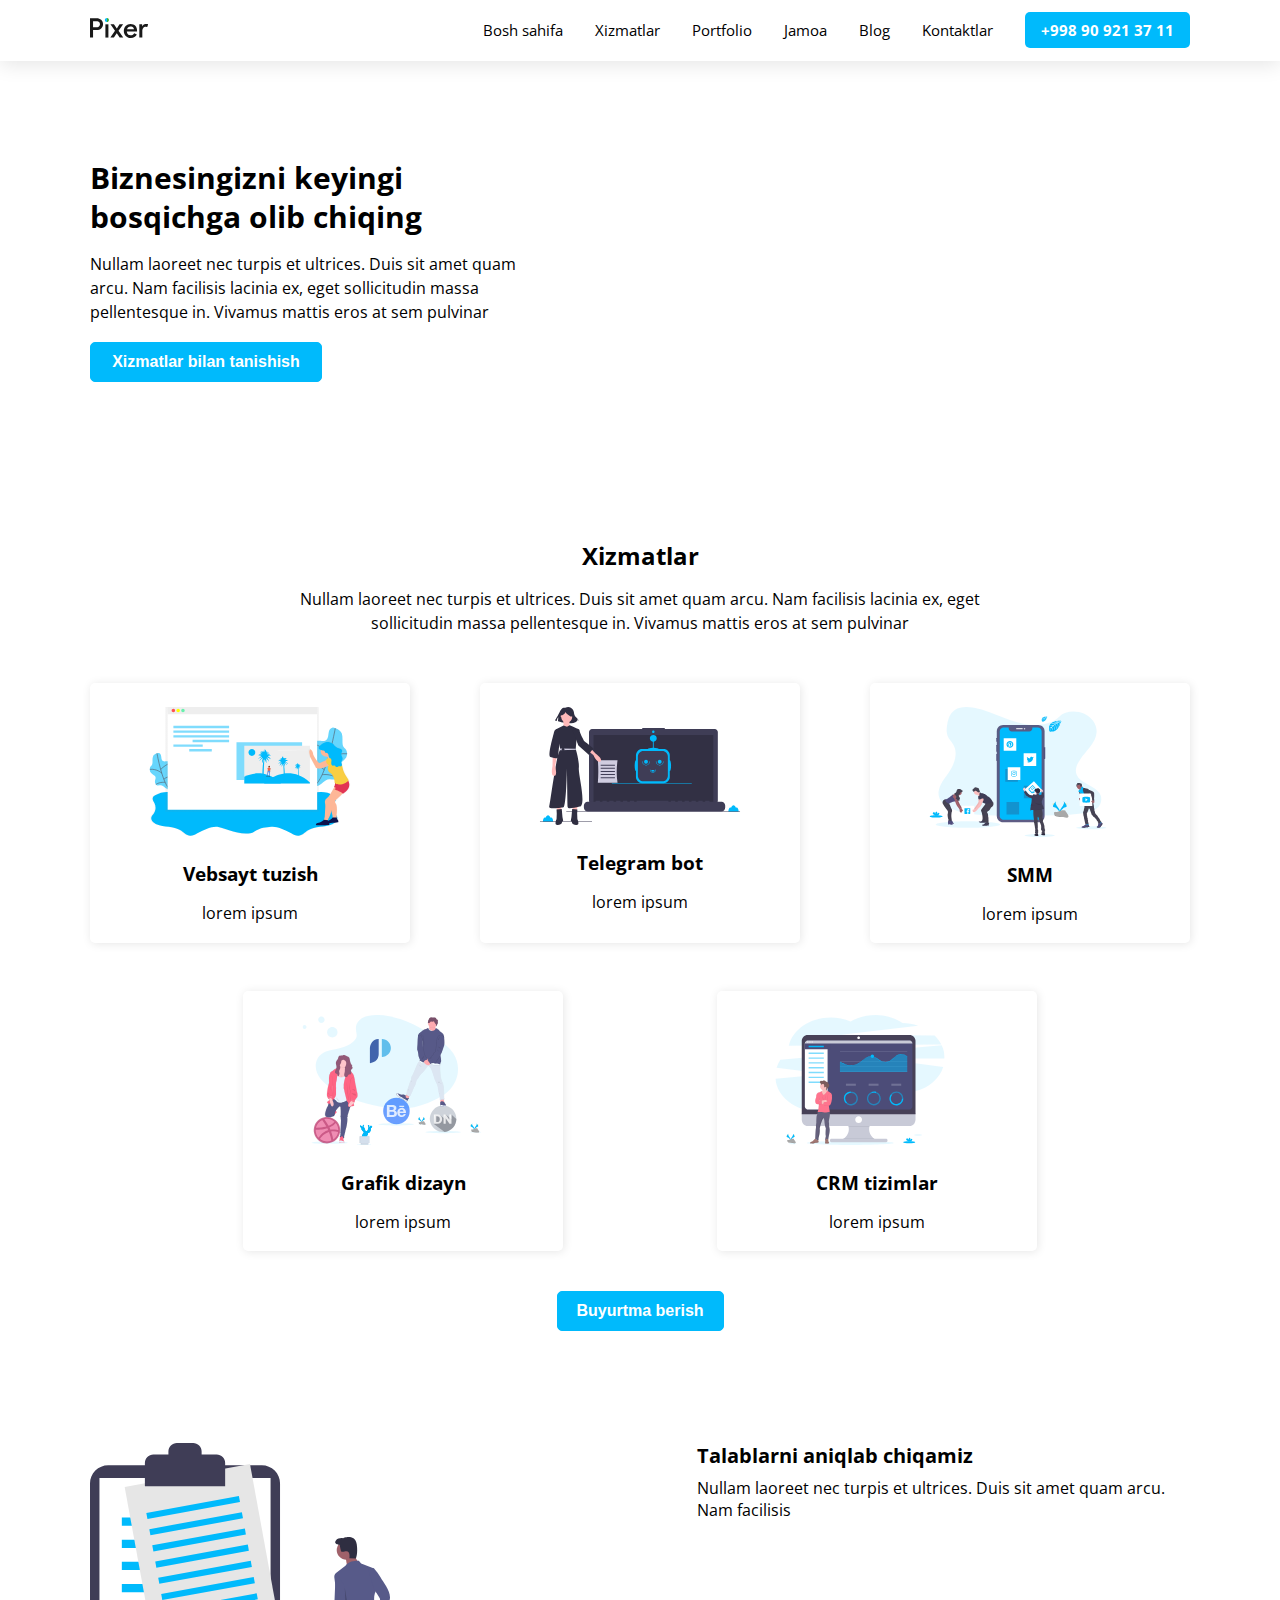
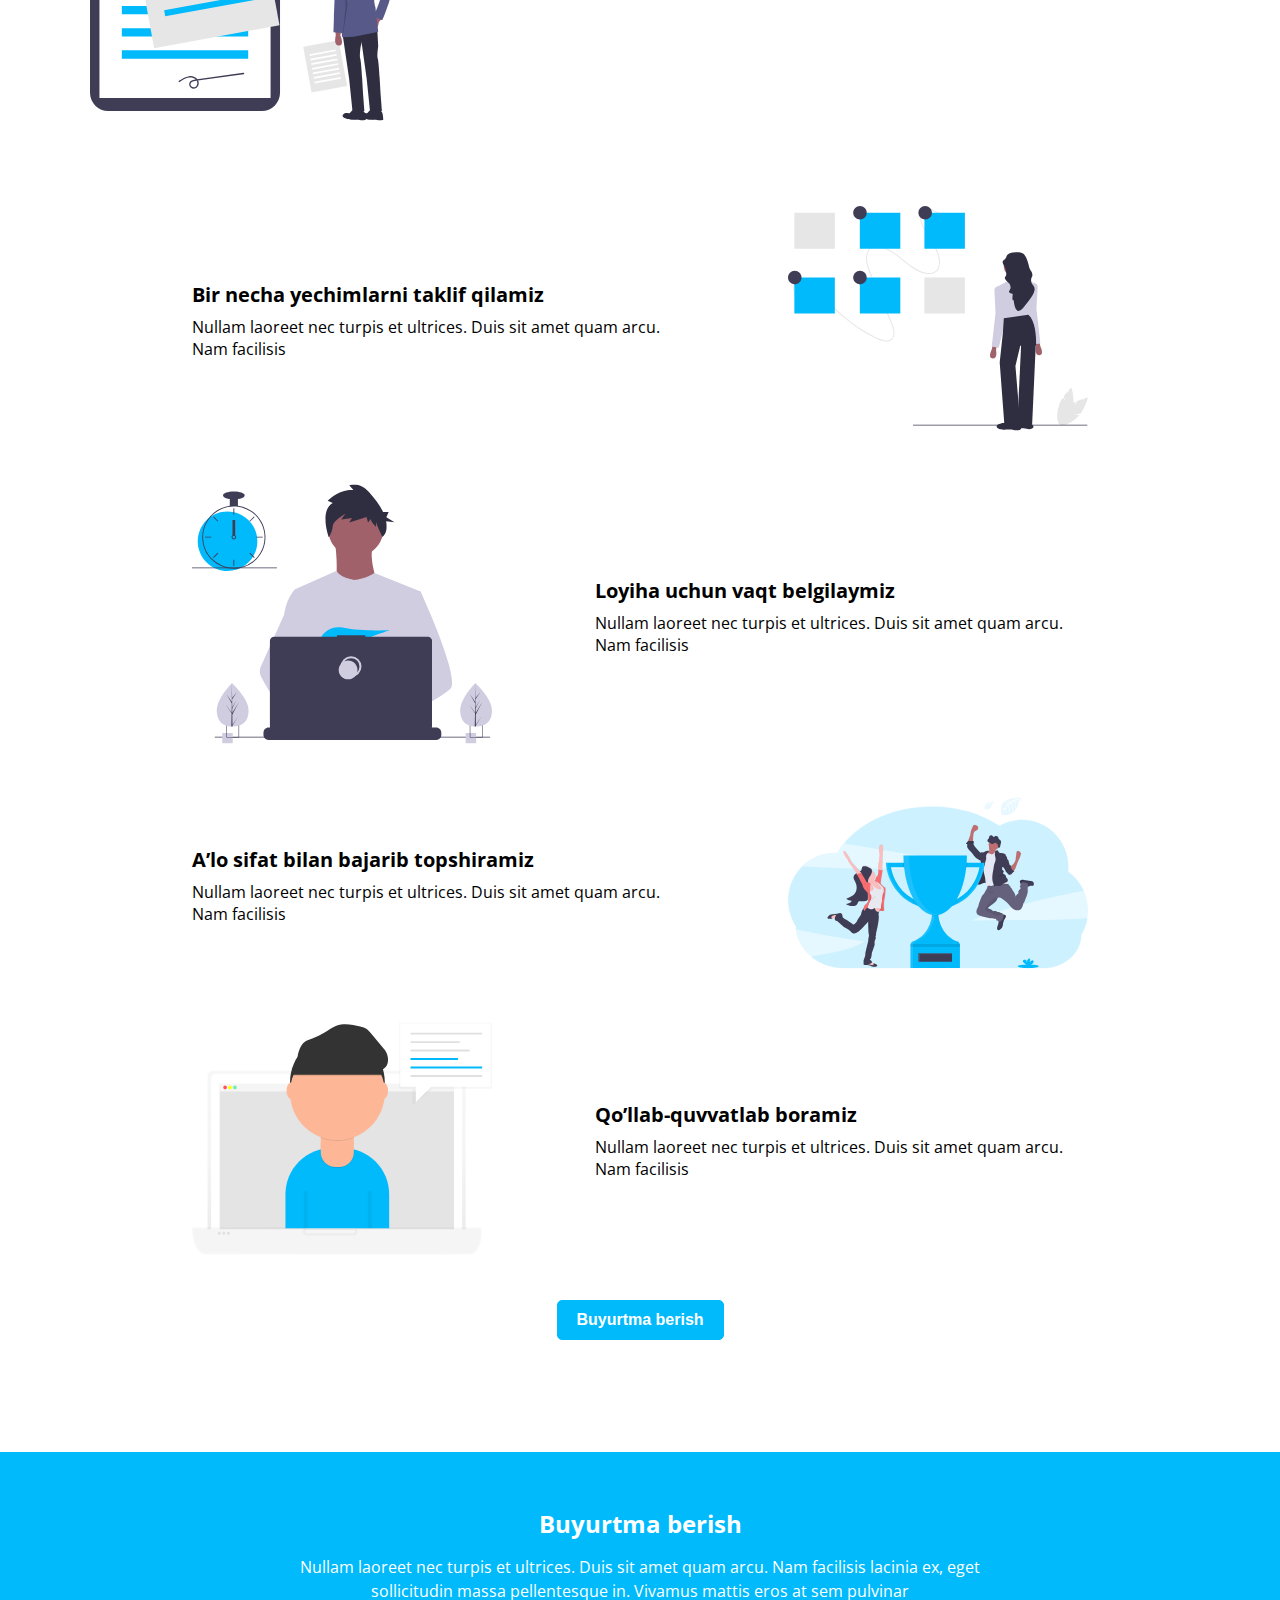
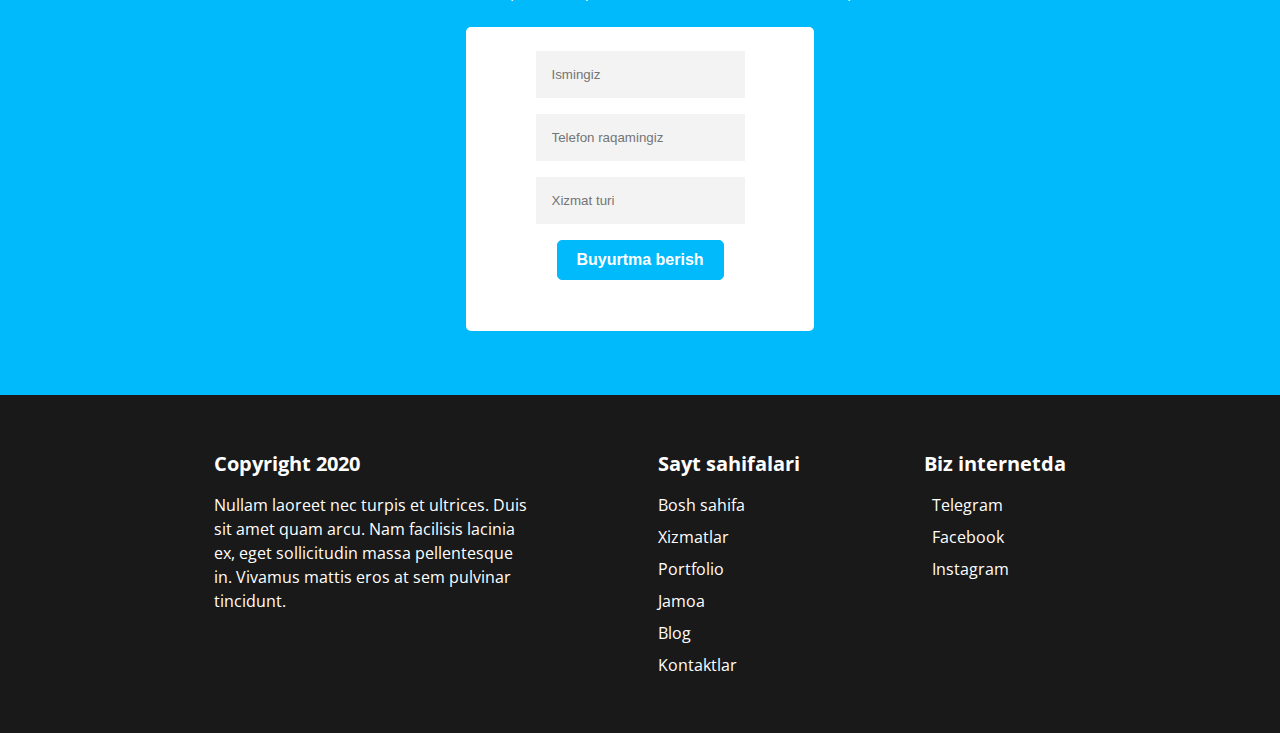
<file: index.html>
<!DOCTYPE html>
<html lang="en">
	<head>
		<meta charset="UTF-8" />
		<meta http-equiv="X-UA-Compatible" content="IE=edge" />
		<meta name="viewport" content="width=device-width, initial-scale=1.0" />
		<link
			rel="stylesheet"
			href="https://necolas.github.io/normalize.css/8.0.1/normalize.css"
		/>
		<link rel="stylesheet" href="./css/main.css" />
		<link rel="shortcut icon" href="./img/slack.png" type="image/x-icon" />
		<link rel="preconnect" href="https://fonts.googleapis.com" />
		<link rel="preconnect" href="https://fonts.gstatic.com" crossorigin />
		<link
			href="https://fonts.googleapis.com/css2?family=Open+Sans:wght@400;700&display=swap"
			rel="stylesheet"
		/>
		<link
			rel="stylesheet"
			href="https://cdnjs.cloudflare.com/ajax/libs/font-awesome/6.2.1/css/all.min.css"
			integrity="sha512-MV7K8+y+gLIBoVD59lQIYicR65iaqukzvf/nwasF0nqhPay5w/9lJmVM2hMDcnK1OnMGCdVK+iQrJ7lzPJQd1w=="
			crossorigin="anonymous"
			referrerpolicy="no-referrer"
		/>

		<title>Pixer</title>
	</head>

	<body>
		<header class="navbar_section">
			<div class="container">
				<div class="navbar">
					<div class="logo">
						<img src="./img/pixer-logo.svg" alt="" />
					</div>
					<div class="navigation">
						<ul class="navbar-list">
							<li class="navbar-item">
								<a href="#">Bosh sahifa</a>
							</li>
							<li class="navbar-item">
								<a href="./xizmatlar.html">Xizmatlar</a>
							</li>
							<li class="navbar-item">
								<a href="#">Portfolio</a>
							</li>

							<li class="navbar-item">
								<a href="#">Jamoa</a>
							</li>
							<li class="navbar-item">
								<a href="#">Blog</a>
							</li>
							<li class="navbar-item">
								<a href="#">Kontaktlar</a>
							</li>
							<li class="navbar-item-phone">
								<a href="tel:+998 90 921 37 11">+998 90 921 37 11</a>
							</li>
						</ul>
					</div>
				</div>
			</div>
		</header>
		<section class="hero-section">
			<div class="container">
				<div class="hero-content">
					<div class="hero-text">
						<h2 class="hero-text-h">
							Biznesingizni keyingi bosqichga olib chiqing
						</h2>
						<p class="hero-text-p">
							Nullam laoreet nec turpis et ultrices. Duis sit amet quam arcu.
							Nam facilisis lacinia ex, eget sollicitudin massa pellentesque in.
							Vivamus mattis eros at sem pulvinar
						</p>
						<a href="#">
							<button class="btn">Xizmatlar bilan tanishish</button>
						</a>
					</div>
					<div class="hero-video">
						<iframe
							width="458"
							height="258"
							src="https://www.youtube.com/embed/6_pru8U2RmM"
							title="The whole working-from-home thing — Apple"
							frameborder="0"
							allow="accelerometer; autoplay; clipboard-write; encrypted-media; gyroscope; picture-in-picture"
							allowfullscreen
						></iframe>
					</div>
				</div>
			</div>
		</section>
		<section class="services">
			<div class="container">
				<div class="services-class">
					<div class="services-text">
						<h3 class="services-text-h">Xizmatlar</h3>
						<p class="services-text-p">
							Nullam laoreet nec turpis et ultrices. Duis sit amet quam arcu.
							Nam facilisis lacinia ex, eget sollicitudin massa pellentesque in.
							Vivamus mattis eros at sem pulvinar
						</p>
					</div>

					<ul class="cards-list">
						<li class="cards-link">
							<img src="./img/1.svg" alt="" />
							<h3>Vebsayt tuzish</h3>
							<p>lorem ipsum</p>
						</li>

						<li class="cards-link">
							<img src="./img/2.svg" alt="" />
							<h3>Telegram bot</h3>
							<p>lorem ipsum</p>
						</li>

						<li class="cards-link">
							<img src="./img/3.svg" alt="" />
							<h3>SMM</h3>
							<p>lorem ipsum</p>
						</li>
					</ul>

					<ul class="cards-list-2">
						<li class="cards-link-2">
							<img src="./img/design-illustration.svg" alt="" />
							<h3>Grafik dizayn</h3>
							<p>lorem ipsum</p>
						</li>

						<li class="cards-link-2">
							<img src="./img/crm-illustration.svg" alt="" />
							<h3>CRM tizimlar</h3>
							<p>lorem ipsum</p>
						</li>
					</ul>
				</div>
				<div class="under-card-a">
					<a href="#">
						<button class="btn-2">Buyurtma berish</button>
					</a>
				</div>
			</div>
		</section>

		<section class="hero-main">
			<div class="container">
				<div class="hero-content">
					<div class="hero-main-image">
						<img src="./img/step-illlustration.svg" alt="" />
					</div>
					<div class="hero-v-main">
						<h1 class="hero-main-text">Talablarni aniqlab chiqamiz</h1>
						<p class="hero-main-text-p">
							Nullam laoreet nec turpis et ultrices. Duis sit amet quam arcu.
							Nam facilisis
						</p>
					</div>
				</div>
			</div>
		</section>

		<section class="hero-main">
			<div class="container">
				<div class="hero-content-2">
					<div class="hero-main-image">
						<img src="./img/ayol.svg" alt="" />
					</div>
					<div class="hero-v-main">
						<h1 style="width: 355px" class="hero-main-text">
							Bir necha yechimlarni taklif qilamiz
						</h1>
						<p class="hero-main-text-p">
							Nullam laoreet nec turpis et ultrices. Duis sit amet quam arcu.
							Nam facilisis
						</p>
					</div>
				</div>
			</div>
		</section>

		<section class="hero-main">
			<div class="container">
				<div class="hero-content-3">
					<div class="hero-main-image">
						<img src="./img/bola.svg" alt="" />
					</div>
					<div class="hero-v-main">
						<h1 style="width: 303px" class="hero-main-text">
							Loyiha uchun vaqt belgilaymiz
						</h1>
						<p class="hero-main-text-p">
							Nullam laoreet nec turpis et ultrices. Duis sit amet quam arcu.
							Nam facilisis
						</p>
					</div>
				</div>
			</div>
		</section>

		<section class="hero-main">
			<div class="container">
				<div class="hero-content-4">
					<div class="hero-main-image">
						<img src="./img/kubok.svg" alt="" />
					</div>
					<div class="hero-v-main">
						<h1 style="width: 343px" class="hero-main-text">
							A’lo sifat bilan bajarib topshiramiz
						</h1>
						<p class="hero-main-text-p">
							Nullam laoreet nec turpis et ultrices. Duis sit amet quam arcu.
							Nam facilisis
						</p>
					</div>
				</div>
			</div>
		</section>

		<section class="hero-main">
			<div class="container">
				<div class="hero-content-5">
					<div class="hero-main-image">
						<img src="./img/window.svg" alt="" />
					</div>
					<div class="hero-v-main">
						<h1 style="width: 264px" class="hero-main-text">
							Qo’llab-quvvatlab boramiz
						</h1>
						<p class="hero-main-text-p">
							Nullam laoreet nec turpis et ultrices. Duis sit amet quam arcu.
							Nam facilisis
						</p>
					</div>
				</div>
			</div>
			<div class="under-card-a">
				<a href="#">
					<button class="btn-2">Buyurtma berish</button>
				</a>
			</div>
		</section>

		<section>
			<div class="footer">
				<div class="container">
					<div class="footer-content">
						<h4 class="footer-first-text">Buyurtma berish</h4>
						<p class="footer-second-text">
							Nullam laoreet nec turpis et ultrices. Duis sit amet quam arcu.
							Nam facilisis lacinia ex, eget sollicitudin massa pellentesque in.
							Vivamus mattis eros at sem pulvinar
						</p>
						<div class="email-form">
							<form action="https://echo.htmlacademy.ru/" method="post">
								<input
									class="salom"
									type="text"
									placeholder="Ismingiz"
									name="Name"
								/>
								<input
									class="salom"
									type="text"
									placeholder="Telefon raqamingiz"
									name="Phone number"
								/>
								<input
									class="salom"
									type="text"
									placeholder="Xizmat turi"
									name="Service type"
								/>
								<button class="btn-2">Buyurtma berish</button>
							</form>
						</div>
					</div>
				</div>
			</div>
		</section>
		<section>
			<div class="under-footer">
				<div class="container">
					<div class="footer-content-2">
						<div class="first-text">
							<h4 class="copyright">Copyright 2020</h4>
							<p class="under-copyright">
								Nullam laoreet nec turpis et ultrices. Duis sit amet quam arcu.
								Nam facilisis lacinia ex, eget sollicitudin massa pellentesque
								in. Vivamus mattis eros at sem pulvinar tincidunt.
							</p>
						</div>

						<div class="second-text">
							<h4 class="copyright">Sayt sahifalari</h4>
							<ul class="navigat-list">
								<li class="footer-item">Bosh sahifa</li>
								<li class="footer-item">Xizmatlar</li>
								<li class="footer-item">Portfolio</li>
								<li class="footer-item">Jamoa</li>
								<li class="footer-item">Blog</li>
								<li class="footer-item">Kontaktlar</li>
							</ul>
						</div>

						<div class="third-text">
							<h4 class="copyright">Biz internetda</h4>
							<ul class="navigat-list">
								<li class="footer-item">
									<i class="fa-brands fa-telegram"></i>
									<p class="under-icon">Telegram</p>
								</li>

								<li class="footer-item">
									<i class="fa-brands fa-facebook"></i>
									<p class="under-icon">Facebook</p>
								</li>

								<li class="footer-item">
									<i class="fa-brands fa-instagram"></i>
									<p class="under-icon">Instagram</p>
								</li>
							</ul>
						</div>
					</div>
				</div>
			</div>
		</section>
	</body>
</html>
</file>
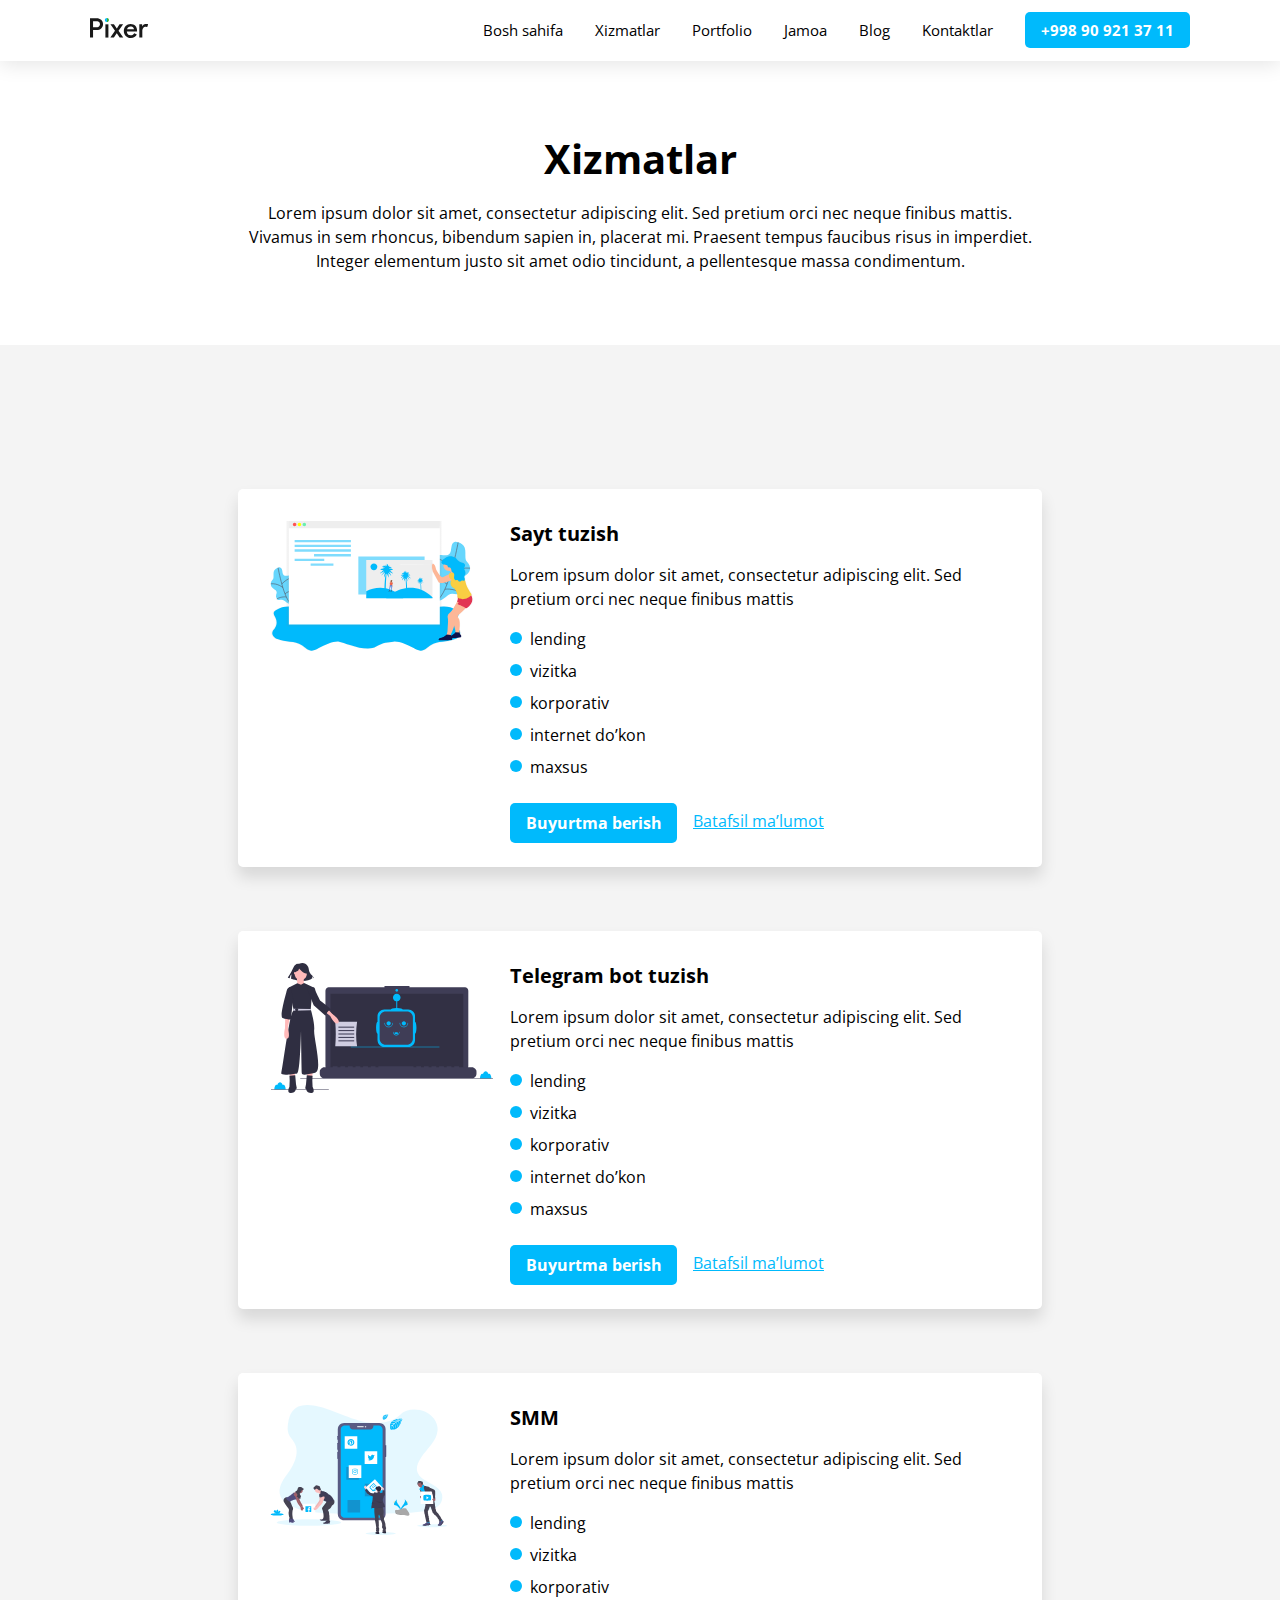
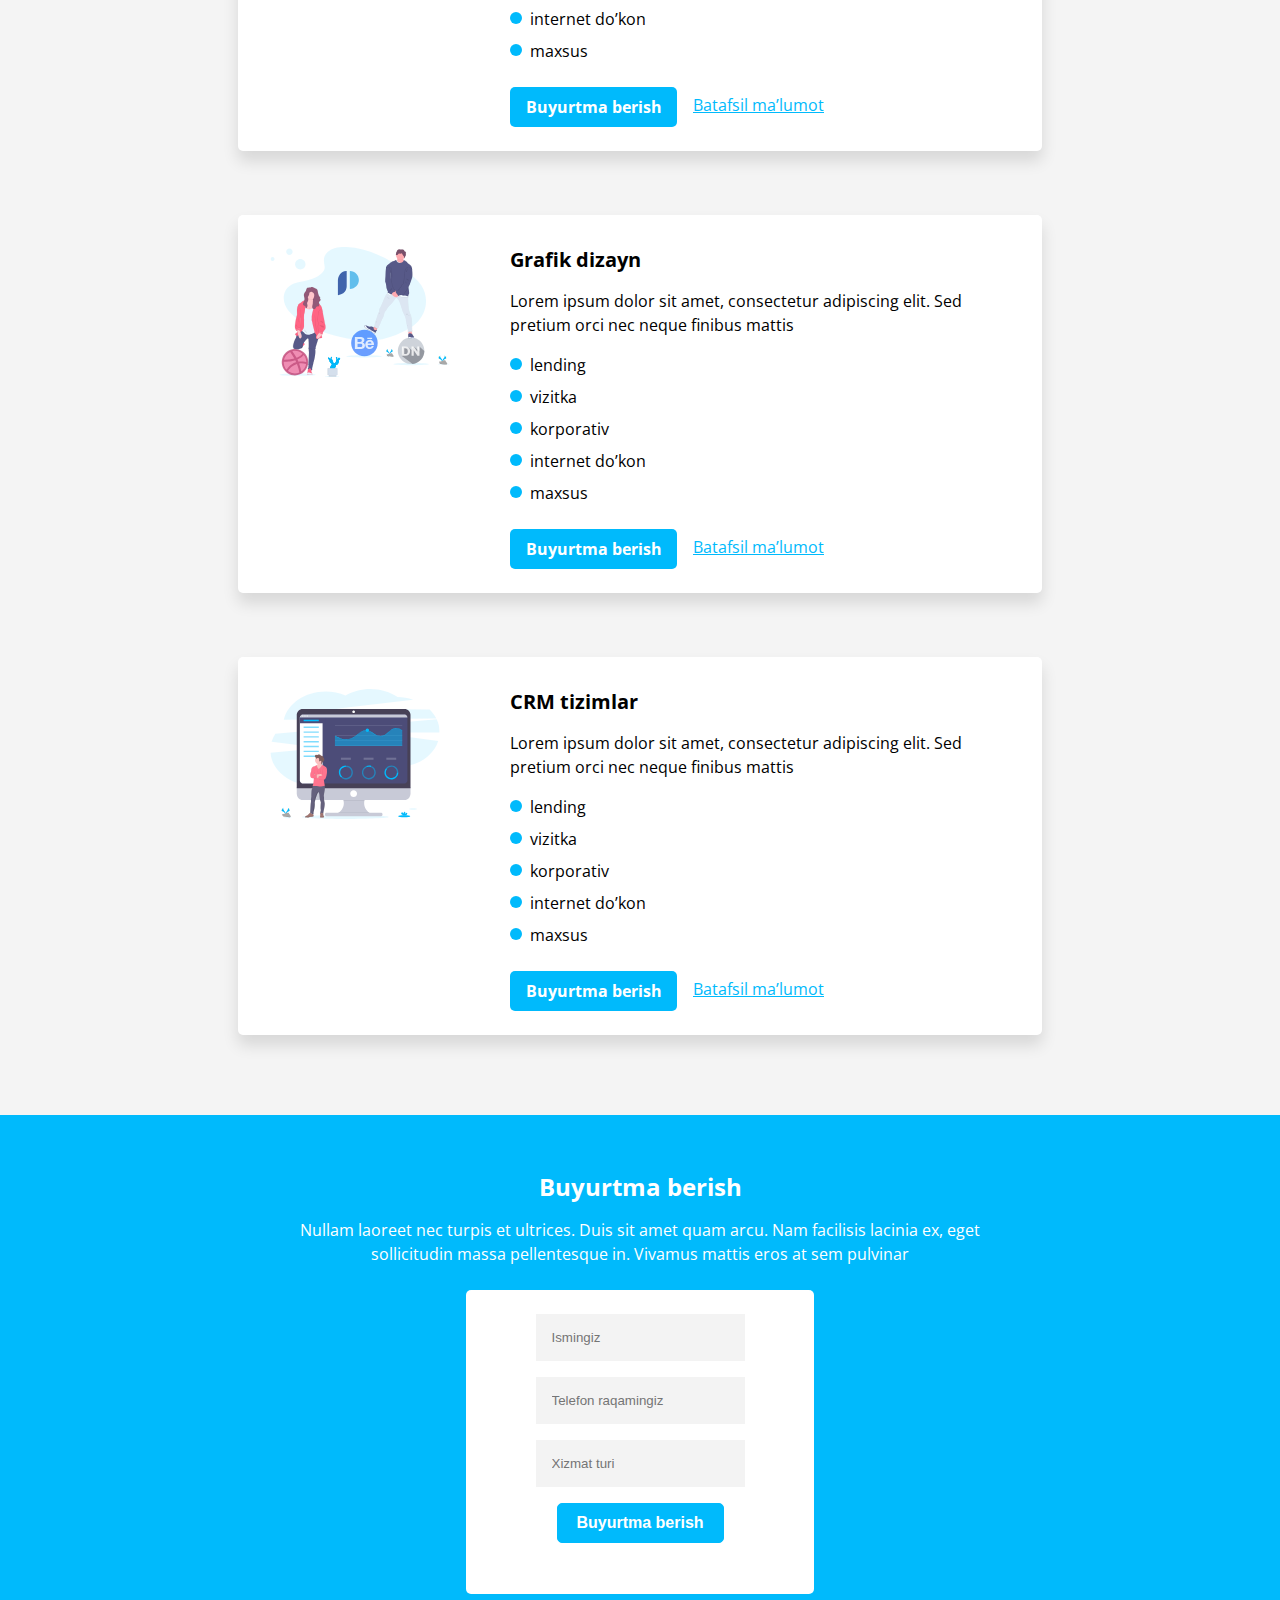
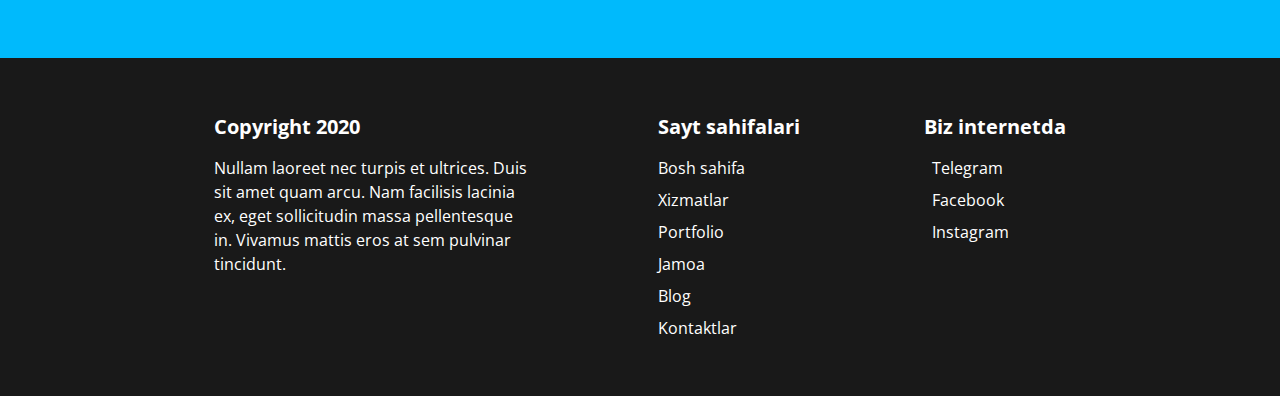
<file: xizmatlar.html>
<!DOCTYPE html>
<html lang="en">
	<head>
		<meta charset="UTF-8" />
		<meta http-equiv="X-UA-Compatible" content="IE=edge" />
		<meta name="viewport" content="width=device-width, initial-scale=1.0" />
		<link
			rel="stylesheet"
			href="https://necolas.github.io/normalize.css/8.0.1/normalize.css"
		/>
		<link rel="stylesheet" href="./css/main.css" />
		<link rel="shortcut icon" href="./img/slack.png" type="image/x-icon" />
		<link rel="preconnect" href="https://fonts.googleapis.com" />
		<link rel="preconnect" href="https://fonts.gstatic.com" crossorigin />
		<link
			href="https://fonts.googleapis.com/css2?family=Open+Sans:wght@400;700&display=swap"
			rel="stylesheet"
		/>
		<link
			rel="stylesheet"
			href="https://cdnjs.cloudflare.com/ajax/libs/font-awesome/6.2.1/css/all.min.css"
			integrity="sha512-MV7K8+y+gLIBoVD59lQIYicR65iaqukzvf/nwasF0nqhPay5w/9lJmVM2hMDcnK1OnMGCdVK+iQrJ7lzPJQd1w=="
			crossorigin="anonymous"
			referrerpolicy="no-referrer"
		/>

		<title>Pixer</title>
	</head>

	<body>
		<section class="navbar_section">
			<div class="container">
				<div class="navbar">
					<div class="logo">
						<img src="./img/pixer-logo.svg" />
					</div>
					<div class="navigation">
						<ul class="navbar-list">
							<li class="navbar-item">
								<a href="./index.html">Bosh sahifa</a>
							</li>
							<li class="navbar-item">
								<a href="./xizmatlar.html">Xizmatlar</a>
							</li>
							<li class="navbar-item">
								<a href="#">Portfolio</a>
							</li>

							<li class="navbar-item">
								<a href="#">Jamoa</a>
							</li>
							<li class="navbar-item">
								<a href="#">Blog</a>
							</li>
							<li class="navbar-item">
								<a href="#">Kontaktlar</a>
							</li>
							<li class="navbar-item-phone">
								<a href="tel:+998 90 921 37 11">+998 90 921 37 11</a>
							</li>
						</ul>
					</div>
				</div>
			</div>
		</section>
		<section class="xizmatlar-main">
			<h2 class="xizmatlar__title">Xizmatlar</h2>
			<p class="xizmatlar__text">
				Lorem ipsum dolor sit amet, consectetur adipiscing elit. Sed pretium
				orci nec neque finibus mattis. Vivamus in sem rhoncus, bibendum sapien
				in, placerat mi. Praesent tempus faucibus risus in imperdiet. Integer
				elementum justo sit amet odio tincidunt, a pellentesque massa
				condimentum.
			</p>
		</section>
		<section class="xizmatlar__cards">
			<div class="card">
				<div class="card__content">
					<div class="card__image_section">
						<img src="./img/1.svg" />
					</div>
					<div class="card__text_section">
						<h3 class="card__title">Sayt tuzish</h3>
						<p class="card__text">
							Lorem ipsum dolor sit amet, consectetur adipiscing elit. Sed
							pretium orci nec neque finibus mattis
						</p>
						<ul class="card__list">
							<li class="card__item">lending</li>
							<li class="card__item">vizitka</li>
							<li class="card__item">korporativ</li>
							<li class="card__item">internet do’kon</li>
							<li class="card__item">maxsus</li>
						</ul>
						<div class="buttons">
							<a href="https://kun.uz/" target="_blank" class="card__buttonOne">
								Buyurtma berish</a
							>
							<a href="https://kun.uz/" target="_blank" class="card__buttonTwo">Batafsil ma’lumot</a>
						</div>
					</div>
				</div>
			</div>

			<div class="card">
				<div class="card__content">
					<div class="card__image_section">
						<img src="./img/2.svg" />
					</div>
					<div class="card__text_section">
						<h3 class="card__title">Telegram bot tuzish</h3>
						<p class="card__text">
							Lorem ipsum dolor sit amet, consectetur adipiscing elit. Sed
							pretium orci nec neque finibus mattis
						</p>
						<ul class="card__list">
							<li class="card__item">lending</li>
							<li class="card__item">vizitka</li>
							<li class="card__item">korporativ</li>
							<li class="card__item">internet do’kon</li>
							<li class="card__item">maxsus</li>
						</ul>
						<div class="buttons">
							<a href="https://kun.uz/" target="_blank" class="card__buttonOne">
								Buyurtma berish</a
							>
							<a href="https://kun.uz/" target="_blank" class="card__buttonTwo">Batafsil ma’lumot</a>
						</div>
					</div>
				</div>
			</div>

			<div class="card">
				<div class="card__content">
					<div class="card__image_section">
						<img src="./img/3.svg" />
					</div>
					<div class="card__text_section">
						<h3 class="card__title">SMM</h3>
						<p class="card__text">
							Lorem ipsum dolor sit amet, consectetur adipiscing elit. Sed
							pretium orci nec neque finibus mattis
						</p>
						<ul class="card__list">
							<li class="card__item">lending</li>
							<li class="card__item">vizitka</li>
							<li class="card__item">korporativ</li>
							<li class="card__item">internet do’kon</li>
							<li class="card__item">maxsus</li>
						</ul>
						<div class="buttons">
							<a href="https://kun.uz/" target="_blank" class="card__buttonOne">
								Buyurtma berish</a
							>
							<a href="https://kun.uz/" target="_blank" class="card__buttonTwo">Batafsil ma’lumot</a>
						</div>
					</div>
				</div>
			</div>

			<div class="card">
				<div class="card__content">
					<div class="card__image_section">
						<img src="./img/4.svg" />
					</div>
					<div class="card__text_section">
						<h3 class="card__title">Grafik dizayn</h3>
						<p class="card__text">
							Lorem ipsum dolor sit amet, consectetur adipiscing elit. Sed
							pretium orci nec neque finibus mattis
						</p>
						<ul class="card__list">
							<li class="card__item">lending</li>
							<li class="card__item">vizitka</li>
							<li class="card__item">korporativ</li>
							<li class="card__item">internet do’kon</li>
							<li class="card__item">maxsus</li>
						</ul>
						<div class="buttons">
							<a href="https://kun.uz/" target="_blank" class="card__buttonOne">
								Buyurtma berish</a
							>
							<a href="https://kun.uz/" target="_blank" class="card__buttonTwo">Batafsil ma’lumot</a>
						</div>
					</div>
				</div>
			</div>

			<div class="card">
				<div class="card__content">
					<div class="card__image_section">
						<img src="./img/5.svg" />
					</div>
					<div class="card__text_section">
						<h3 class="card__title">CRM tizimlar</h3>
						<p class="card__text">
							Lorem ipsum dolor sit amet, consectetur adipiscing elit. Sed
							pretium orci nec neque finibus mattis
						</p>
						<ul class="card__list">
							<li class="card__item">lending</li>
							<li class="card__item">vizitka</li>
							<li class="card__item">korporativ</li>
							<li class="card__item">internet do’kon</li>
							<li class="card__item">maxsus</li>
						</ul>
						<div class="buttons">
							<a href="https://kun.uz/" target="_blank" class="card__buttonOne">
								Buyurtma berish</a
							>
							<a href="https://kun.uz/" target="_blank" class="card__buttonTwo">Batafsil ma’lumot</a>
						</div>
					</div>
				</div>
			</div>
		</section>

		<section>
			<div class="footer">
				<div class="container">
					<div class="footer-content">
						<h4 class="footer-first-text">Buyurtma berish</h4>
						<p class="footer-second-text">
							Nullam laoreet nec turpis et ultrices. Duis sit amet quam arcu.
							Nam facilisis lacinia ex, eget sollicitudin massa pellentesque in.
							Vivamus mattis eros at sem pulvinar
						</p>
						<div class="email-form">
							<form method="post" action="https://echo.htmlacademy.ru/">
								<input
									class="salom"
									type="text"
									placeholder="Ismingiz"
									name="Name"
								/>
								<input
									class="salom"
									type="text"
									placeholder="Telefon raqamingiz"
									name="Phone number"
								/>
								<input
									class="salom"
									type="text"
									placeholder="Xizmat turi"
									name="Service type"
								/>
								<button class="btn-2" type="submit">Buyurtma berish</button>
							</form>
						</div>
					</div>
				</div>
			</div>
		</section>
		<section>
			<div class="under-footer">
				<div class="container">
					<div class="footer-content-2">
						<div class="first-text">
							<h4 class="copyright">Copyright 2020</h4>
							<p class="under-copyright">
								Nullam laoreet nec turpis et ultrices. Duis sit amet quam arcu.
								Nam facilisis lacinia ex, eget sollicitudin massa pellentesque
								in. Vivamus mattis eros at sem pulvinar tincidunt.
							</p>
						</div>

						<div class="second-text">
							<h4 class="copyright">Sayt sahifalari</h4>
							<ul class="navigat-list">
								<li class="footer-item">Bosh sahifa</li>
								<li class="footer-item">Xizmatlar</li>
								<li class="footer-item">Portfolio</li>
								<li class="footer-item">Jamoa</li>
								<li class="footer-item">Blog</li>
								<li class="footer-item">Kontaktlar</li>
							</ul>
						</div>

						<div class="third-text">
							<h4 class="copyright">Biz internetda</h4>
							<ul class="navigat-list">
								<li class="footer-item">
									<i class="fa-brands fa-telegram"></i>
									<p class="under-icon">Telegram</p>
								</li>

								<li class="footer-item">
									<i class="fa-brands fa-facebook"></i>
									<p class="under-icon">Facebook</p>
								</li>

								<li class="footer-item">
									<i class="fa-brands fa-instagram"></i>
									<p class="under-icon">Instagram</p>
								</li>
							</ul>
						</div>
					</div>
				</div>
			</div>
		</section>
	</body>
</html>
</file>
<file: css/main.css>
@import url(../css/reset.css);

html {
	scroll-behavior: smooth;
}

body {
	font-family: 'Open Sans', sans-serif;
	background-color: rgba(255, 255, 255, 1);
}

::-webkit-scrollbar {
	display: none;
}

.container {
	max-width: 1100px;
	box-sizing: border-box;
	margin: 0 auto;
}

/* Header start */

.navbar {
	display: flex;
	justify-content: space-between;
	padding-top: 18px;
	padding-bottom: 18px;
}

.navbar-list {
	display: flex;
}

.navbar_section {
	box-shadow: 0px 4px 20px 0px #0000001a;
}

a {
	text-decoration: none;
}

.navbar-list a {
	text-decoration: none;
	font-size: 15px;
	color: rgba(0, 0, 0, 1);
	font-weight: 400;
	line-height: 24px;
	align-items: center;
}

.navbar-item {
	padding-right: 32px;
}

.navbar-item-phone a {
	font-weight: 700;
	padding: 8px 16px;
	background-color: rgba(0, 186, 252, 1);
	border-radius: 5px;
	color: rgba(255, 255, 255, 1);
}

/* Header end */

/* Hero start */
.hero-text-h {
	width: 470px;
	height: 78px;
	font-weight: 700;
	font-size: 30px;
	line-height: 39px;
	margin-top: 97px;
}

.hero-text-p {
	font-weight: 400;
	font-size: 16px;
	line-height: 24px;
	width: 465px;
	height: 74px;
	margin-top: 16px;
	margin-bottom: 16px;
}

.btn {
	width: 232px;
	height: 40px;
	background-color: rgba(0, 186, 252, 1);
	border: 1px solid rgba(0, 186, 252, 1);
	border-radius: 5px;
	cursor: pointer;
	font-weight: 700;
	font-size: 16px;
	color: rgba(255, 255, 255, 1);
}

.hero-content {
	display: flex;
	justify-content: space-between;
	margin-bottom: 80px;
}

.hero-video {
	margin-top: 80px;
}

/* Hero end */

/* Services section start */

.services-text-h {
	padding-top: 56px;
	text-align: center;
	font-size: 24px;
	font-weight: 700;
	line-height: 31.2px;
	/* margin-bottom: 16px; */
}

.services-text-p {
	font-size: 16px;
	line-height: 24px;
	font-weight: 400;
	width: 719px;
	height: 48px;
	margin: 0 auto;
	text-align: center;
	margin-top: 16px;
}
/* 
.services-class {
    margin-bottom: 24px;
} */

.cards-list {
	padding-top: 48px;
	display: flex;
	justify-content: space-between;
}

.cards-link {
	border-radius: 5px;
	background-color: #fff;
	font-size: 16px;
	padding-top: 24px;
	padding-right: 58.6px;
	padding-bottom: 16px;
	padding-left: 58.6px;
	width: 320px;
	height: 260px;
	box-shadow: 1px 1px 10px rgba(0, 0, 0, 0.1);
}

.cards-link h3 {
	text-align: center;
	margin-top: 20px;
	font-weight: 700;
}

.cards-link p {
	text-align: center;
	font-weight: 400;
	font-style: 16px;
	margin-top: 16px;
}

.cards-list-2 {
	padding-top: 48px;
	display: flex;
	justify-content: space-evenly;
}

.cards-link-2 {
	border-radius: 5px;
	background-color: #fff;
	font-size: 16px;
	padding-top: 24px;
	padding-right: 58.6px;
	padding-bottom: 16px;
	padding-left: 58.6px;
	width: 320px;
	height: 260px;
	box-shadow: 1px 1px 10px rgba(0, 0, 0, 0.1);
}

.cards-link-2 h3 {
	text-align: center;
	margin-top: 20px;
	font-weight: 700;
}

.cards-link-2 p {
	text-align: center;
	font-weight: 400;
	font-style: 16px;
	margin-top: 16px;
}

.btn-2 {
	width: 167px;
	height: 40px;
	background-color: rgba(0, 186, 252, 1);
	border: 1px solid rgba(0, 186, 252, 1);
	border-radius: 5px;
	display: flex;
	justify-content: center;
	margin: 0 auto;
	align-items: center;
	cursor: pointer;
	color: rgba(255, 255, 255, 1);
	font-weight: 700;
	font-size: 16px;
	line-height: 24px;
}

.under-card-a {
	padding-top: 40px;
	margin-bottom: 112px;
}

.second-hero {
	margin-top: 46px;
}

.second-hero-content {
	display: flex;
	align-content: center;
}

.hero-main-text {
	width: 277px;
	font-size: 20px;
	margin-bottom: 8px;
	font-weight: 700;
	line-height: 26px;
}

.hero-main-text-p {
	width: 493px;
	font-size: 16px;
	font-weight: 400;
}

.hero-content-2 {
	display: flex;
	justify-content: space-evenly;
	flex-direction: row-reverse;
	align-items: center;
}

.hero-content-3 {
	display: flex;
	justify-content: space-evenly;
	align-items: center;
}

.hero-content-4 {
	display: flex;
	justify-content: space-evenly;
	align-items: center;
	flex-direction: row-reverse;
}

.hero-content-5 {
	display: flex;
	justify-content: space-evenly;
	align-items: center;
}

.hero-main {
	margin-bottom: 48px;
}

/* Footer */

.sites-bottom {
	width: 1300px;
	background-color: rgba(0, 186, 252, 1);
}

.footer {
	width: 1300px;
	height: 543px;
	width: 100%;
	background-color: #00bafc;
}

.footer-first-text {
	padding-top: 56px;
	text-align: center;
	color: rgba(255, 255, 255, 1);
	padding-bottom: 16px;
	font-size: 24px;
	font-weight: 700;
	line-height: 31.2px;
}

.footer-second-text {
	text-align: center;
	width: 719px;
	font-weight: 400;
	line-height: 24px;
	font-size: 16px;
	margin: 0 auto;
	color: rgba(255, 255, 255, 1);
	margin-bottom: 24px;
}

.salom {
	display: flex;
	margin: 0 auto;
	padding: 16px;
	margin-bottom: 16px;
}

.email-form {
	width: 348px;
	background-color: rgba(255, 255, 255, 1);
	height: 304px;
	border-radius: 5px;
	padding: 24px 24px 0 24px;
	margin: 0 auto;
}

input {
	background-color: #f3f3f3;
	border: #f3f3f3;
}

.under-footer {
	width: 1300px;
	width: 100%;
	height: 338px;
	background-color: #191919;
}

.copyright {
	color: rgba(255, 255, 255, 1);
	font-weight: 700;
	font-size: 20px;
	line-height: 26px;
	padding-bottom: 16px;
}

.first-text {
	padding-top: 56px;
}

.second-text {
	padding-top: 56px;
}

.third-text {
	padding-top: 56px;
}

.under-copyright {
	color: rgba(255, 255, 255, 1);
	width: 320px;
	height: 120px;
	font-weight: 400;
	font-size: 16px;
	line-height: 24px;
}

.footer-content-2 {
	display: flex;
	justify-content: space-evenly;
}

.footer-item {
	color: rgba(255, 255, 255, 1);
	padding-bottom: 8px;
	font-weight: 400;
	font-size: 16px;
	line-height: 24px;
	display: flex;
	align-items: center;
}

.under-icon {
	padding-left: 8px;
	font-weight: 400;
	font-size: 16px;
	line-height: 24px;
}

/* xizmatlar page */

.xizmatlar__cards {
	padding-bottom: 80px;
}

.xizmatlar__title {
	font-weight: 700;
	font-size: 40px;
	line-height: 130%;
	text-align: center;
	margin-top: 72px;
	margin-bottom: 16px;
}

.xizmatlar__text {
	font-weight: 400;
	font-size: 16px;
	line-height: 24px;
	text-align: center;
	width: 800px;
	height: 72px;
	margin-left: auto;
	margin-right: auto;
	margin-bottom: 72px;
}

.xizmatlar__cards {
	background: #f4f4f4;
	padding-top: 80px;
}

.card__content {
	display: flex;
	justify-content: space-between;
}

.card {
	width: 804px;
	height: 378px;
	box-shadow: 0px 10px 16px 0px #0000001f;
	background: #fff;
	border-radius: 5px;
	margin-left: auto;
	margin-right: auto;
	margin-top: 64px;
	padding: 32px;
}

.card__title {
	font-weight: 700;
	font-size: 20px;
	line-height: 130%;
	margin-bottom: 16px;
}

.card__text {
	font-weight: 400;
	font-size: 16px;
	line-height: 24px;
	width: 500px;
	height: 48px;
	margin-bottom: 16px;
}

.card__item {
	position: relative;
	margin-left: 20px;
	font-weight: 400;
	font-size: 16px;
	line-height: 24px;
	margin-bottom: 8px;
}

.card__item::before {
	content: '';
	position: absolute;
	width: 12px;
	height: 12px;
	background: #00bafc;
	display: inline-block;
	border-radius: 12px;
	margin-left: -20px;
	top: 5px;
}

.card__buttonOne {
	width: 167px;
	height: 40px;
	background: #00bafc;
	border-radius: 5px;
	display: flex;
	align-items: center;
	justify-content: center;
	color: #fff;
	font-weight: 700;
	font-size: 16px;
	line-height: 24px;
	margin-top: 16px;
}

.buttons {
	display: flex;
	align-items: center;
	gap: 16px;
}

.card__buttonTwo {
	text-decoration: underline;
	color: #00bafc;
	margin-top: 11px;
}
</file>
